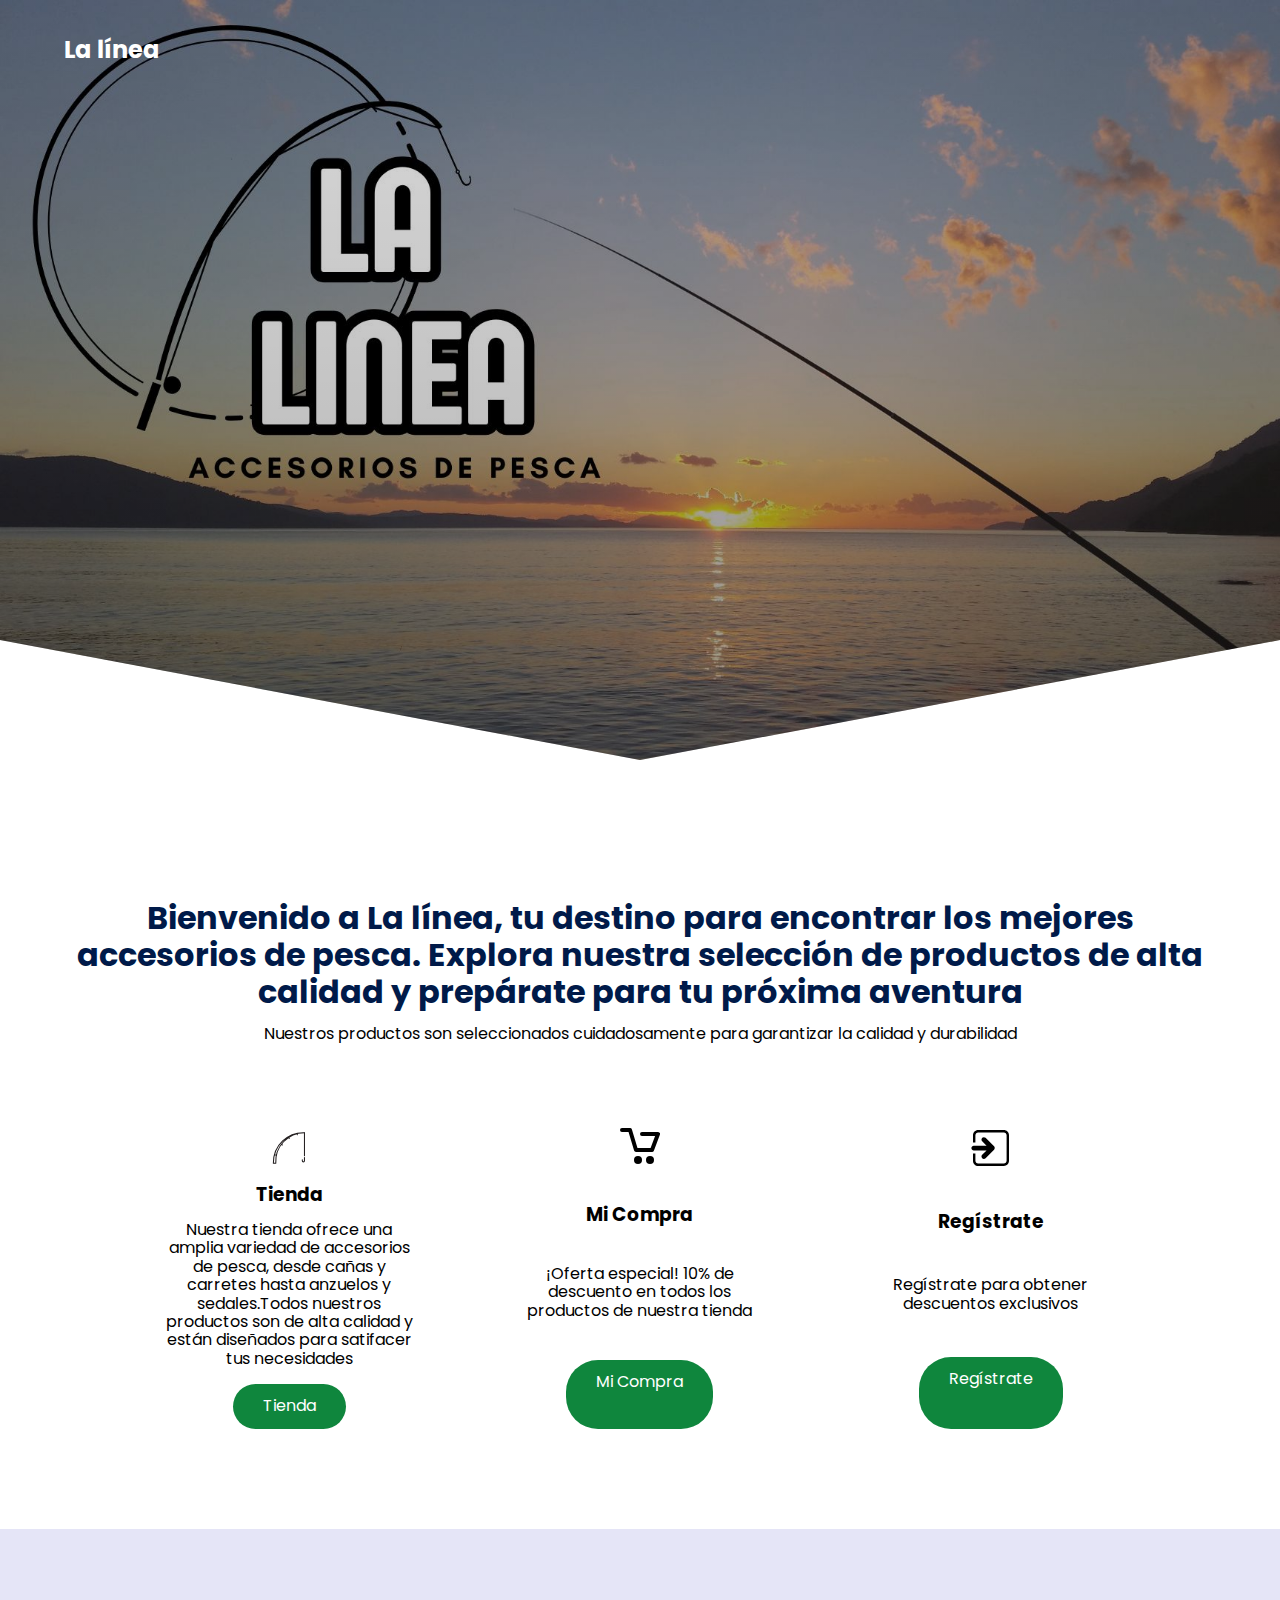
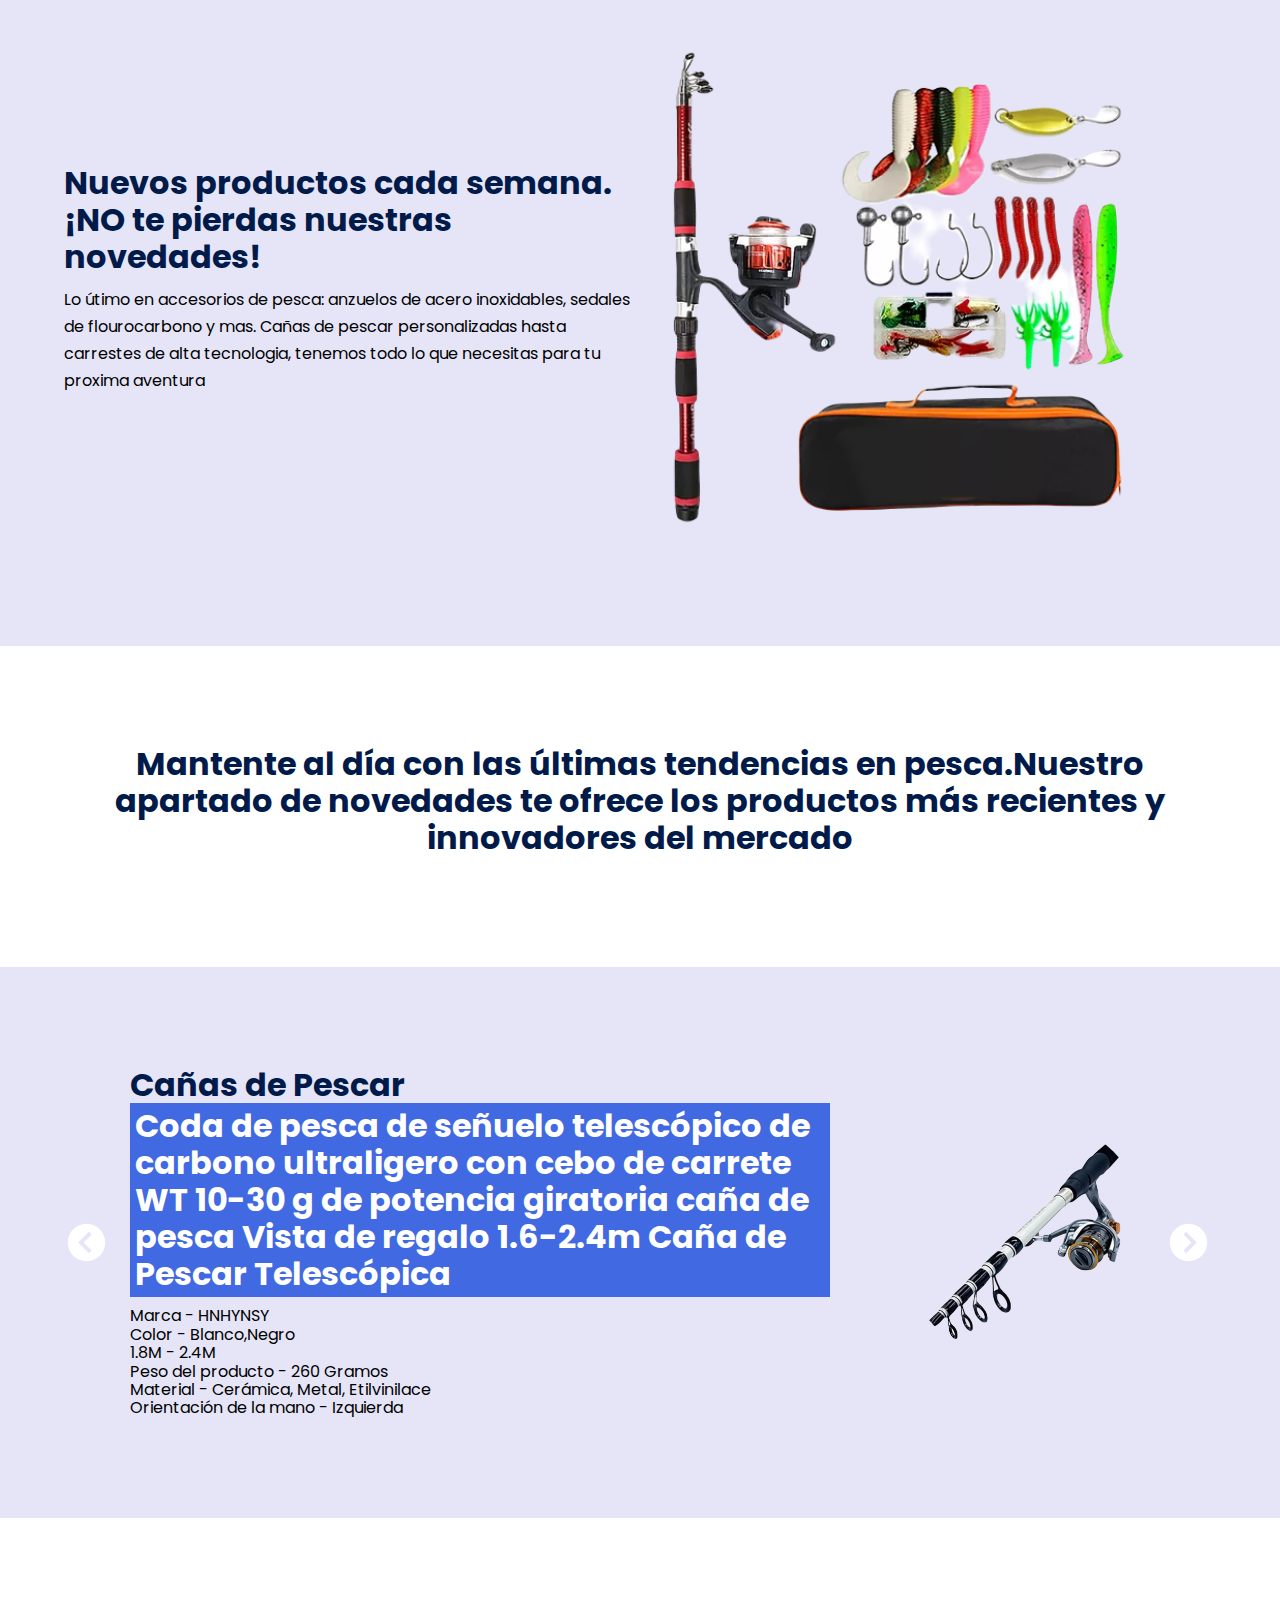
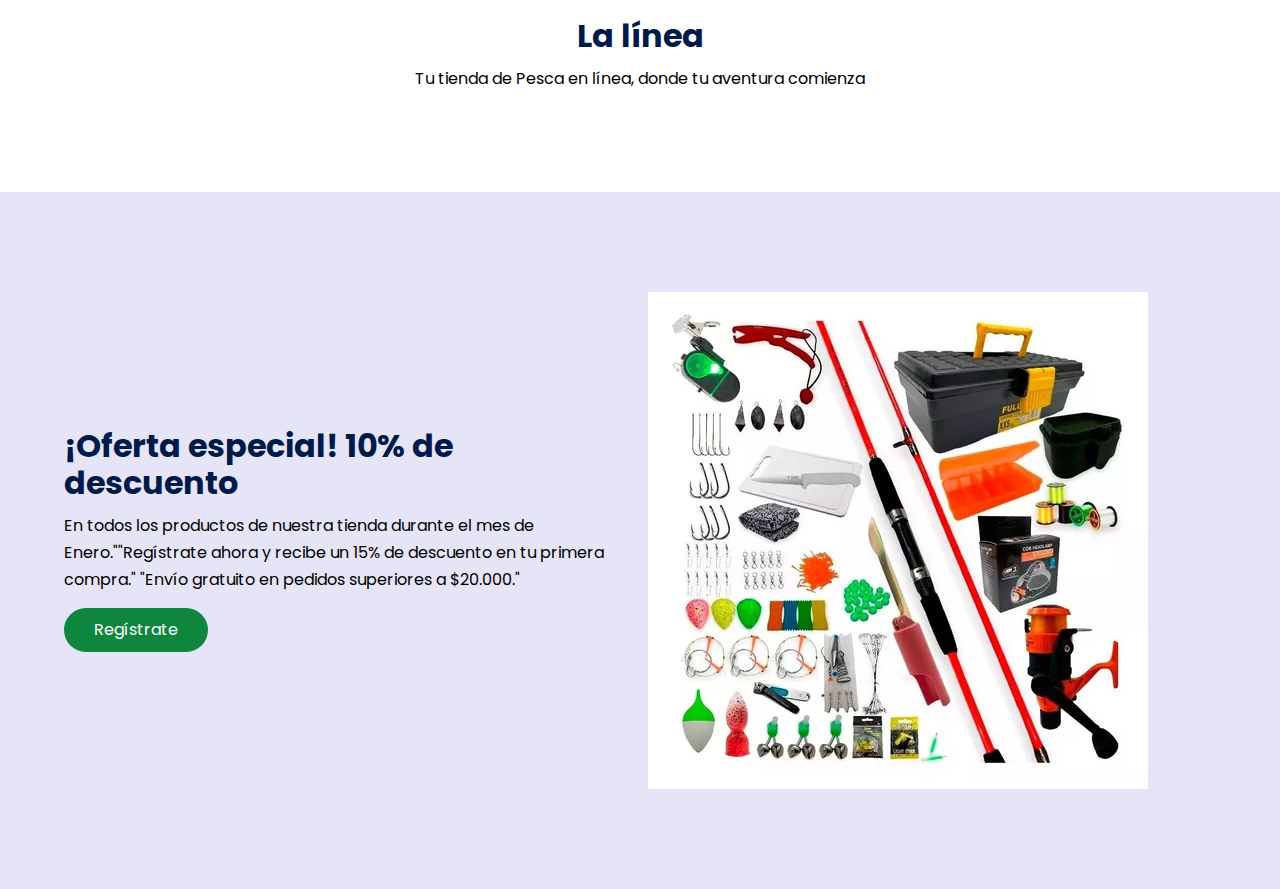
<file: index.html>
<!DOCTYPE html>
<html lang="es">
<head>
    <meta charset="UTF-8">
    <meta http-equiv="X-UA-Compatible" content="IE=edge">
    <meta name="viewport" content="width=device-width, initial-scale=1.0">
    <title>La linea</title>
    <link rel="shortcut icon" href="./images/favicon.png" type="images/x-icon">
    <link rel="stylesheet" href="./css/normalize.css">
    <link rel="stylesheet" href="./css/estilos.css">
    <meta name="theme-color" content="#2091F9">

    <meta name="title" content="FIT LIFE +">
    <meta name="description"
        content="CONQUISTA TU CUERPO Y ADQUIERE UN ESTILO DE VIDA SALUDABLE">


    <meta property="og:type" content="website">
    <meta property="og:url" content="https://tuchiny.github.io">
    <meta property="og:title" content="FIT LIFE +">
    <meta property="og:description"
        content="CONQUISTA TU CUERPO Y ADQUIERE UN ESTILO DE VIDA SALUDABLE.">
    <meta property="og:image" content="https://tuchiny.github.io/images/css.jpg">

    <meta property="twitter:card" content="summary_large_image">
    <meta property="twitter:url" content="https://tuchiny.github.io">
    <meta property="twitter:title" content="ADQUIERE UN ESTILO DE VIDA SALUDABLE">
    <meta property="twitter:description"
        content="CONQUISTA TU CUERPO Y ADQUIERE UN ESTILO DE VIDA SALUDABLE.">
    <meta property="twitter:image" content="https://tuchiny.github.io/images/css.jpg">
</head>
<body>

    <header class="hero">
        <nav class="nav container">
            <div class="nav_logo">
                <h2 class="nav__title">La línea</h2>
        </nav>

        <section class="hero__container container">
            
           
        </section>
    </header>

    <main>

        <section class="container about">
            <h2 class="subtitle">Bienvenido a La línea, tu destino para encontrar los mejores accesorios de pesca. Explora nuestra selección de productos de alta calidad y prepárate para tu próxima aventura</h2>
            <p class="about__paragraph">Nuestros productos son seleccionados cuidadosamente para garantizar la calidad y durabilidad</p>

            <div class="about__main">
                

                <article class="about__icons">
                    <img src="./images/icons/fishing_rod_icon_125646.svg" class="about__icon">
                    <h3 class="about__title">Tienda</h3>
                    <p class="about__paragrah">Nuestra tienda ofrece una amplia variedad de accesorios de pesca, desde cañas y carretes hasta anzuelos y sedales.Todos nuestros productos son de alta calidad y están diseñados para satifacer tus necesidades</p>
                    <a href="tienda.html" class="cta">Tienda</a>
                </article>

                <article class="about__icons">
                    <img src="./images/icons/ic-cart_97603.svg" class="about__icon">
                    <h3 class="about__title">Mi Compra</h3>
                    <p class="about__paragrah">¡Oferta especial! 10% de descuento en todos los productos de nuestra tienda</p>
                    <a href="trabjando.html" class="cta">Mi Compra</a>
                </article>

                <article class="about__icons">
                    <img src="./images/icons/join_enter_login_icon_188213.svg" class="about__icon">
                    <h3 class="about__title">Regístrate</h3>
                    <p class="about__paragrah">Regístrate para obtener descuentos exclusivos</p>
                    <a href="calculadora.html" class="cta">Regístrate</a>
                </article>

            </div>
        </section>

        <section class="knowledge">
            <div class="knowledge__container container">
                <div class="knowledege__texts">
                    <h2 class="subtitle">Nuevos productos cada semana.¡NO te pierdas nuestras novedades!</h2>
                    <p class="knowledge__paragraph">Lo útimo en accesorios de pesca: anzuelos de acero inoxidables, sedales de flourocarbono y mas. Cañas de pescar personalizadas hasta carrestes de alta tecnologia, tenemos todo lo que necesitas para tu proxima aventura</p>
                </div>

                <figure class="knowledge__picture">
                    <img src="./images/Imagen_sin_fondo/accesorios2.png" class="knowledge__img">
                </figure>
            </div>
        </section>    

    </main>

        <section class="container about">
            <h2 class="subtitle">Mantente al día con las últimas tendencias en pesca.Nuestro apartado de novedades te ofrece los productos más recientes y innovadores del mercado</h2>
            
        </section>

        <section class="testimony">
            <div class="testimony__container container">
                <img src="./images/leftarrow.svg" class="testimony__arrow" id="before">

                <section class="testimony__body testimony__body--show" data-id="1">
                    <div class="testimony__texts">
                        <h2 class="subtitle">Cañas de Pescar<span class="testimony__course">Coda de pesca de señuelo telescópico de carbono ultraligero con cebo de carrete WT 10-30 g de potencia giratoria caña de pesca Vista de regalo 1.6-2.4m Caña de Pescar Telescópica </span></h2>
                        <p class="testimony__review">Marca - HNHYNSY</p>
                        <p class="testimony__review">Color - Blanco,Negro</p>
                        <p class="testimony__review">1.8M - 2.4M</p>
                        <p class="testimony__review">Peso del producto - 260 Gramos</p>
                        <p class="testimony__review">Material - Cerámica, Metal, Etilvinilace</p>
                        <p class="testimony__review">Orientación de la mano - Izquierda</p>

                        
                </div>

                <figure class="testimony__picture">
                    <img src="./images/Imagen_sin_fondo/caña.png" class="testimony__img">
                </figure>
            </section>

            <section class="testimony__body" data-id="2">
                <div class="testimony__texts">
                    <h2 class="subtitle">Carrete De Pesca<span class="testimony__course">Lews Lite Slp Personalizado 7.51</span></h2>
                    <p class="testimony__review">Características especiales - Anti reversa</p>
                    <p class="testimony__review">Color - Negro/Material - Combinación</p>
                    <p class="testimony__review">Nombre del modelo - Custom Lite</p>
                    <p class="testimony__review">Material del mango - acero inoxidable/Material del rodamiento Acero inoxidable</p>
                    <p class="testimony__review">Estilo - Carrete Baitcast de mano derecha/Componentes incluidos - Carrete Baitcast</p>
                    <p class="testimony__review">Arrastre máximo del carrete de pesca - 20 Libras</p>
                </div>

                <figure class="testimony__picture">
                    <img src="./images/Imagen_sin_fondo/reels.png" class="testimony__img">
                </figure>
            </section>

            <section class="testimony__body" data-id="3">
                <div class="testimony__texts">
                    <h2 class="subtitle">Caja Kit Armado<span class="testimony__course">Profesional Pesca Variada + 80 Accesorios</span></h2>
                    <p class="testimony__review">• 20 - Anzuelos diferentes medidas • 30 - Rotores plasticos</p>
                    <p class="testimony__review">• 5 - Mosquetones • 5 - Esmerillones</p>
                    <p class="testimony__review">• 5 - Mosqueton con esmerillon • 5 - Lineas Variada</p>
                    <p class="testimony__review">• 100 - Metros Nylon Nitanyl 0.40 • 2 - Tablitas Tergopol </p>
                    <p class="testimony__review">• 6 - Plomadas Peso medio • 2 - Hilo para nudo corredizo</p>
                    <p class="testimony__review">• 3 - Metros Spaghetti • 1 - Bolsa de perlas ( 50/60 perlas aprox ) </p>
                </div>

                <figure class="testimony__picture">
                    <img src="./images/Imagen_con_fondo/kit_Anzuelos.jpg" class="testimony__img">
                </figure>
            </section>

            <section class="testimony__body" data-id="4">
                <div class="testimony__texts">
                    <h2 class="subtitle">Kit De 5 Señuelos<span class="testimony__course">Surtidos Pesca Tarariras Dorado Calidad $26.857 en 6 cuotas de $6.064,76 El precio por unidad es $5.371,40</span></h2>
                    <p class="testimony__review">Marca - Albatros</p>
                    <p class="testimony__review">Modelo - SEN 4</p>
                    <p class="testimony__review">Cantidad de ganchos - 10</p>
                    <p class="testimony__review">Largo - 12 cm/Unidades por pack - 5</p>
                    <p class="testimony__review">Tipos de captura - Tarariras - Dorados</p>
                    <p class="testimony__review">Es articulado - No</p>
                </div>

                <figure class="testimony__picture">
                    <img src="./images/Imagen_sin_fondo/Señuelos.png" class="testimony__img">
                </figure>
            </section>


                <img src="./images/rightarrow.svg" class="testimony__arrow" id="next">
            </div>

            <script src="./js/slider.js"></script>


        </section>

        <section class="container about">
            <h2 class="subtitle">La línea</h2>
            <p class="about__paragraph">Tu tienda de Pesca en línea, donde tu aventura comienza</p>
        </section>


        <section class="knowledge">
            <div class="knowledge__container container">
                <div class="knowledege__texts">
                    <h2 class="subtitle">¡Oferta especial! 10% de descuento</h2>
                    <p class="knowledge__paragraph">En todos los productos de nuestra tienda durante el mes de Enero.""Regístrate ahora y recibe un 15% de descuento en tu primera compra."
                        "Envío gratuito en pedidos superiores a $20.000."</p>
                    <a href="calculadora.html" class="cta">Regístrate</a>
                </div>

                <figure class="knowledge__picture">
                    <img src="./images/Imagen_con_fondo/accesorios.webp" class="knowledge__img">
                </figure>
            </div>
        </section> 

</body>
</html>
</file>
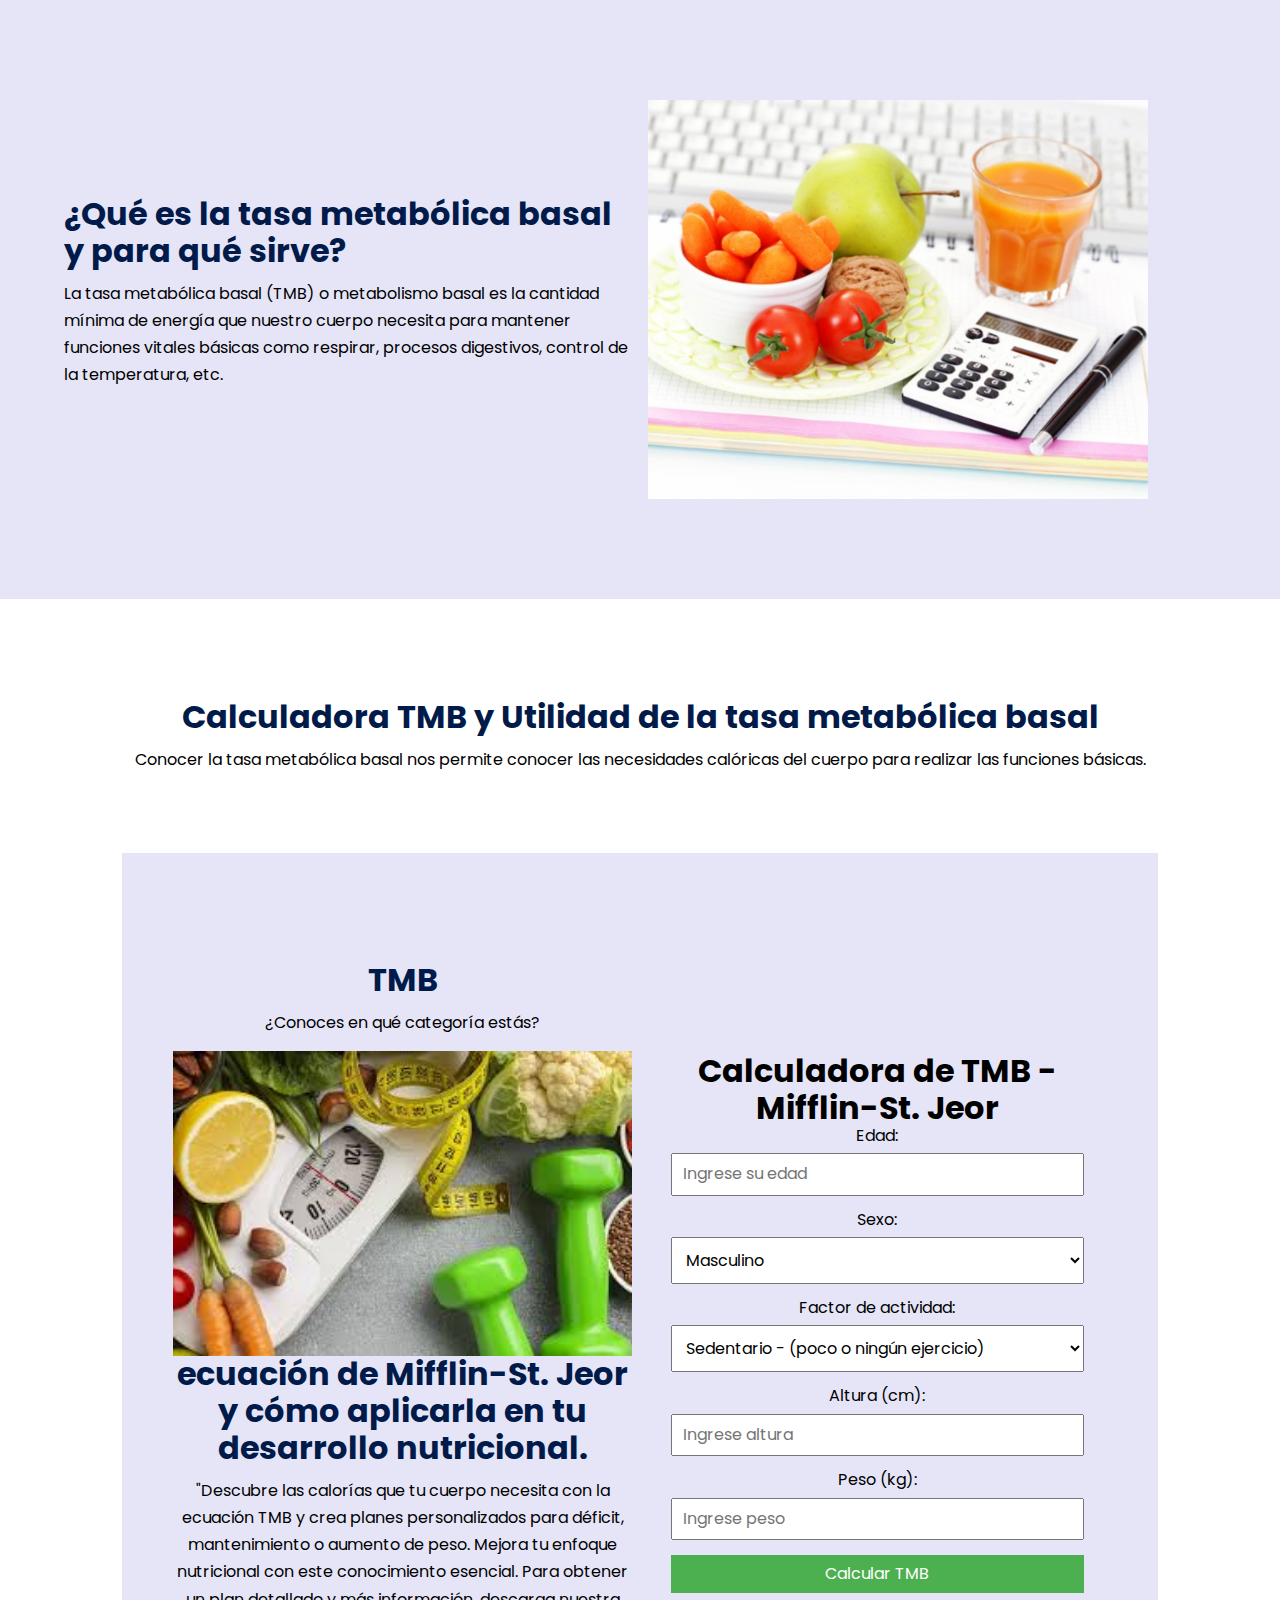
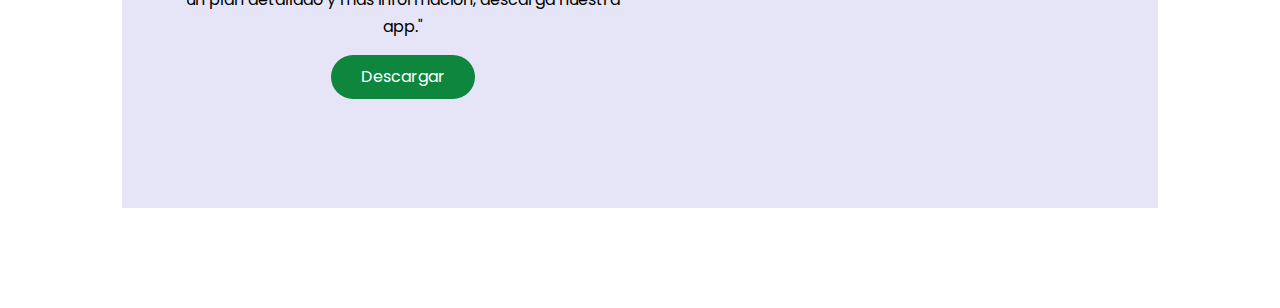
<file: alimentación.html>
<!DOCTYPE html>
<html lang="en">
<head>
    <meta charset="UTF-8">
    <meta http-equiv="X-UA-Compatible" content="IE=edge">
    <meta name="viewport" content="width=device-width, initial-scale=1.0">
    <title>Fit_life + Alimentación</title>
    <link rel="shortcut icon" href="./images/favicon.png" type="images/x-icon">
    <link rel="stylesheet" href="./css/normalize.css">
    <link rel="stylesheet" href="./css/estilos.css">
</head>
<body>
    <section class="knowledge">
        <div class="knowledge__container container">
            <div class="knowledege__texts">
                <h2 class="subtitle">¿Qué es la tasa metabólica basal y para qué sirve?</h2>
                <p class="knowledge__paragraph">La tasa metabólica basal (TMB) o metabolismo basal es la cantidad mínima de energía que nuestro cuerpo necesita para mantener funciones vitales básicas como respirar, procesos digestivos, control de la temperatura, etc.</p>
            </div>

            <figure class="knowledge__picture">
                <img src="./images/calorias1.jpg" class="knowledge__img">
            </figure>
        </section>
        
    <main>

        <section class="container about">
            <h2 class="subtitle">Calculadora TMB y Utilidad de la tasa metabólica basal</h2>
            <p class="about__paragraph">Conocer la tasa metabólica basal nos permite conocer las necesidades calóricas del cuerpo para realizar las funciones básicas.</p>

            <div class="about__main">

        <section class="knowledge">
            <div class="knowledge__container container">
                <div class="knowledge__texts">
                    <h2 class="subtitle">TMB</h2>
                    <p class="knowledge__paragraph">¿Conoces en qué categoría estás?</p>
                        <figure class="knowledge__picture">
                            <img src="./images/TMB.jpg" class="knowledge__img">
                        </figure>
                        <h2 class="subtitle">ecuación de Mifflin-St. Jeor y cómo aplicarla en tu desarrollo nutricional.</h2>
                        <p class="knowledge__paragraph">"Descubre las calorías que tu cuerpo necesita con la ecuación TMB y crea planes personalizados para déficit, mantenimiento o aumento de peso. Mejora tu enfoque nutricional con este conocimiento esencial. Para obtener un plan detallado y más información, descarga nuestra app."</p>
                    <a href="./trabjando.html" class="cta">Descargar</a>
                </div>

                <div class="container">

                    <h1>Calculadora de TMB - Mifflin-St. Jeor</h1>    
                
                    <div>
                        <label for="edad">Edad:</label>
                        <input type="number" id="edad" placeholder="Ingrese su edad">
                    </div>
                    <div>
                        <label for="sexo">Sexo:</label>
                        <select id="sexo">
                            <option value="masculino">Masculino</option>
                            <option value="femenino">Femenino</option>
                        </select>
                    </div>
                    <div>
                        <label for="actividad">Factor de actividad:</label>
                        <select id="actividad">
                            <option value="Sed__activo">Sedentario - (poco o ningún ejercicio)</option>
                            <option value="Lig_activo">Ligeramente activo - (ejercicio físico de 1 a 3 días por semana)</option>
                            <option value="Mod_activo">Moderadamente activo - (ejercicio físico de 3 a 5 días por semana)</option>
                            <option value="Muy_activo">Muy activo - (ejercicio físico de 6 a 7 días a la semana)</option>
                            <option value="Ext_activo">Extremadamente activo - (ejercicio físico 2 veces al día)</option>
                        </select>
                    </div>
                    <div>
                        <label for="altura">Altura (cm):</label>
                        <input type="number" id="altura" placeholder="Ingrese altura">
                    </div>
                    <div>
                        <label for="peso">Peso (kg):</label>
                        <input type="number" id="peso" placeholder="Ingrese peso">
                    </div>
                    <button onclick="calcularTMB()">Calcular TMB</button>
                    <div id="resultado4"></div>
                  
                </div>
                <script src="./js/script_TMB.js"></script>

                

                

                
            </div>
            
            
 
        </div>

        
        </section>
            
            
            
    
    </main>
    
</body>
</html>
</file>
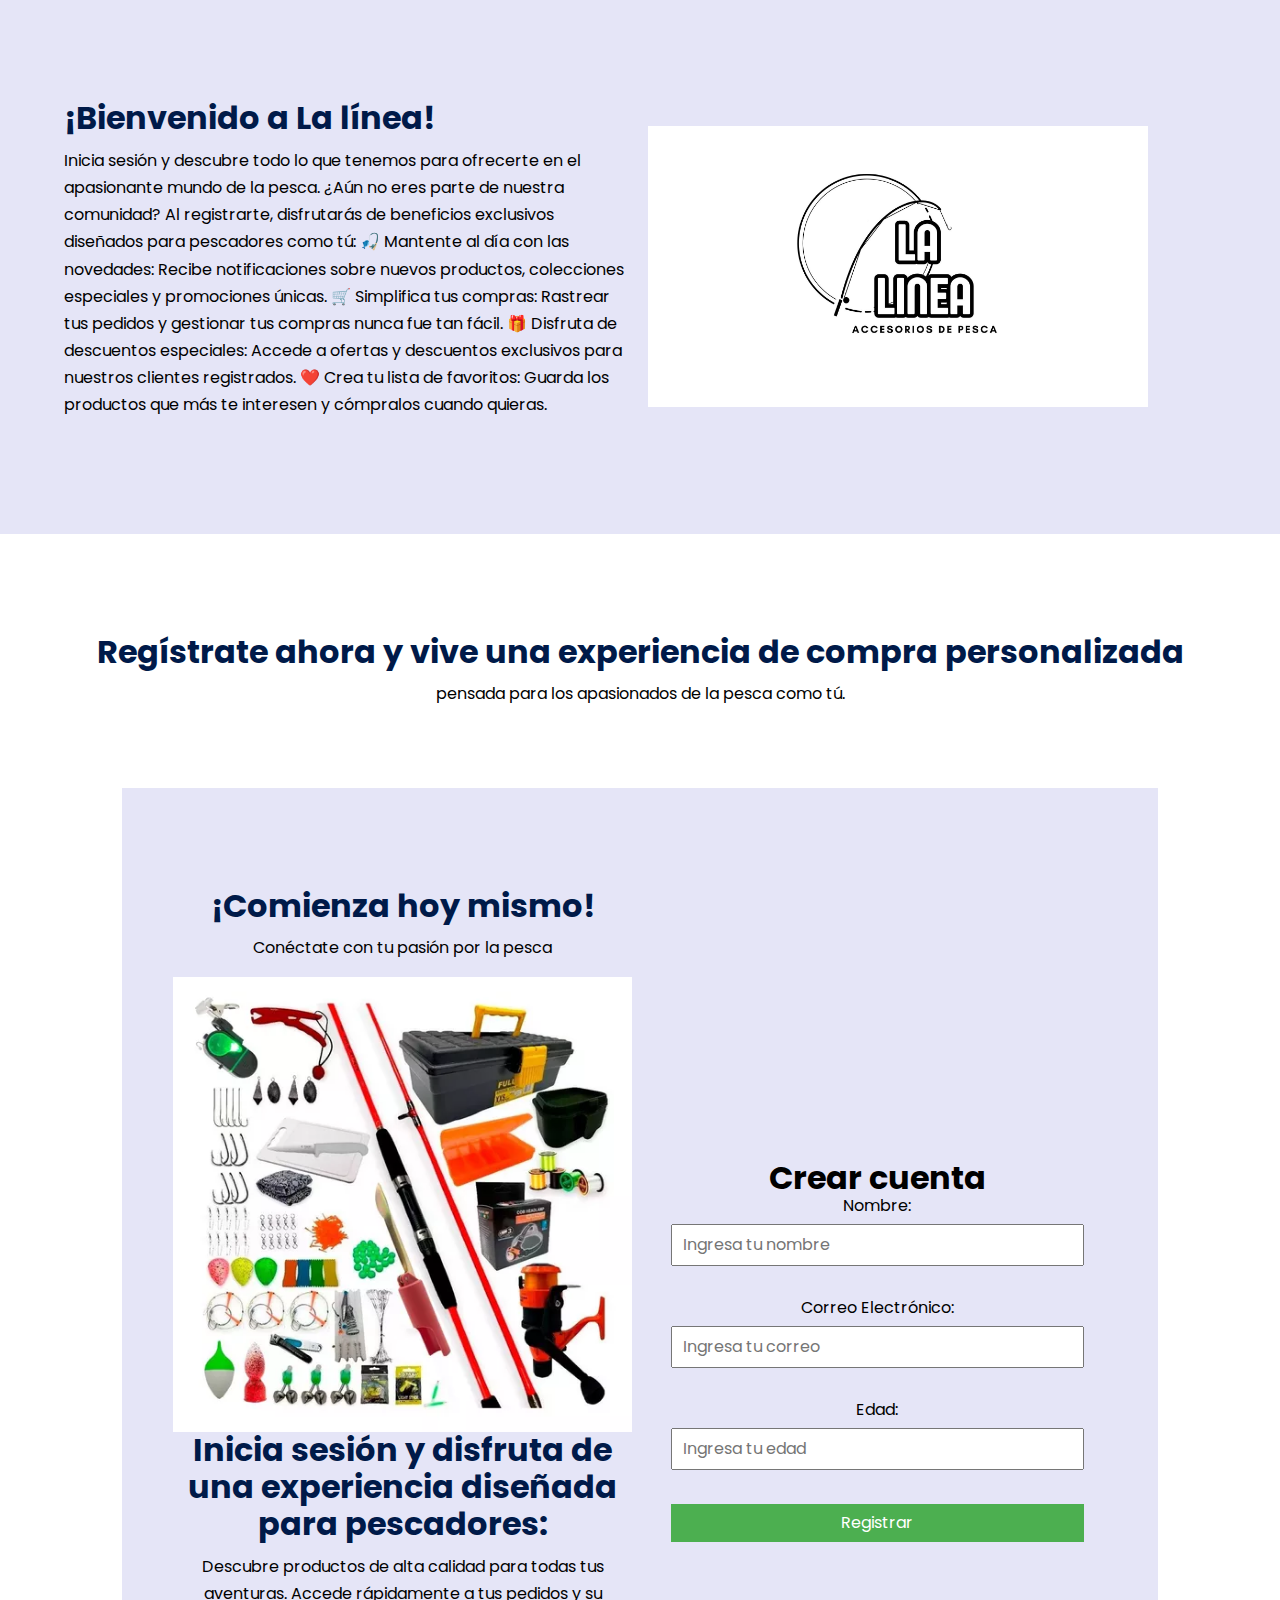
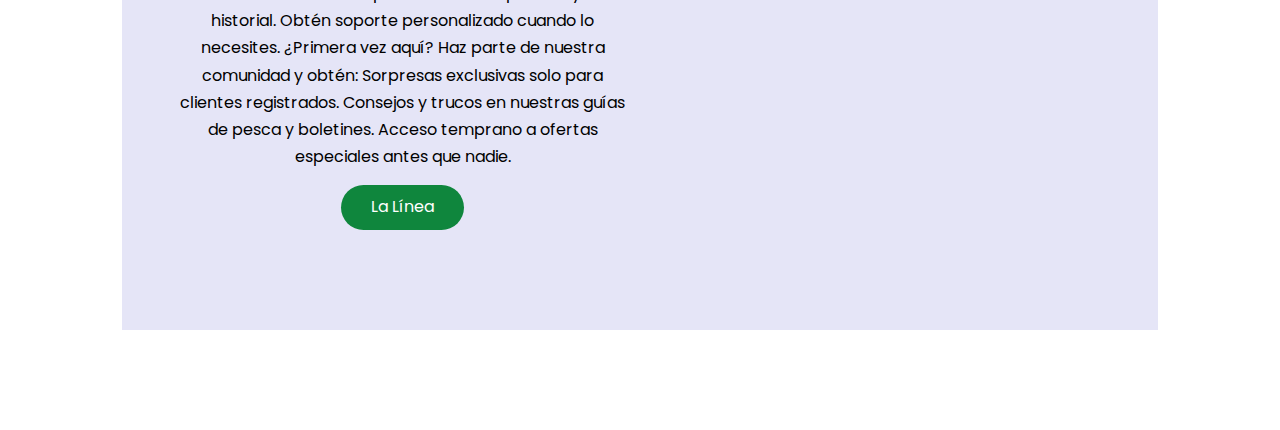
<file: calculadora.html>
<!DOCTYPE html>
<html lang="en">
<head>
    <meta charset="UTF-8">
    <meta http-equiv="X-UA-Compatible" content="IE=edge">
    <meta name="viewport" content="width=device-width, initial-scale=1.0">
    <title>Regístro</title>
    <link rel="shortcut icon" href="./images/favicon.png" type="images/x-icon">
    <link rel="stylesheet" href="./css/normalize.css">
    <link rel="stylesheet" href="./css/estilos.css">
</head>
<body>
    <section class="knowledge">
        <div class="knowledge__container container">
            <div class="knowledege__texts">
                <h2 class="subtitle">¡Bienvenido a La línea!</h2>
                <p class="knowledge__paragraph">Inicia sesión y descubre todo lo que tenemos para ofrecerte en el apasionante mundo de la pesca.
                    ¿Aún no eres parte de nuestra comunidad?
                    
                    Al registrarte, disfrutarás de beneficios exclusivos diseñados para pescadores como tú:
                    🎣 Mantente al día con las novedades: Recibe notificaciones sobre nuevos productos, colecciones especiales y promociones únicas.
                    🛒 Simplifica tus compras: Rastrear tus pedidos y gestionar tus compras nunca fue tan fácil.
                    🎁 Disfruta de descuentos especiales: Accede a ofertas y descuentos exclusivos para nuestros clientes registrados.
                    ❤️ Crea tu lista de favoritos: Guarda los productos que más te interesen y cómpralos cuando quieras.</p>
            </div>

            <figure class="knowledge__picture">
                <img src="./images/Imagen_con_fondo/2.jpg" class="knowledge__img">
            </figure>
        </section>
        
    <main>

        <section class="container about">
            <h2 class="subtitle">Regístrate ahora y vive una experiencia de compra personalizada</h2>
            <p class="about__paragraph">pensada para los apasionados de la pesca como tú.</p>

            <div class="about__main">
        
        

        <section class="knowledge">
            <div class="knowledge__container container">
                <div class="knowledge__texts">
                    <h2 class="subtitle">¡Comienza hoy mismo!</h2>
                    <p class="knowledge__paragraph">Conéctate con tu pasión por la pesca</p>
                        <figure class="knowledge__picture">
                            <img src="./images/Imagen_con_fondo/accesorios.webp" class="knowledge__img">
                        </figure>
                        <h2 class="subtitle">Inicia sesión y disfruta de una experiencia diseñada para pescadores:</h2>
                        <p class="knowledge__paragraph"> Descubre productos de alta calidad para todas tus aventuras.
                            Accede rápidamente a tus pedidos y su historial.
                            Obtén soporte personalizado cuando lo necesites.
                        
                        ¿Primera vez aquí?
                        
                        Haz parte de nuestra comunidad y obtén:
                        
                            Sorpresas exclusivas solo para clientes registrados.
                            Consejos y trucos en nuestras guías de pesca y boletines.
                            Acceso temprano a ofertas especiales antes que nadie.</p>
                    <a href="./index.html" class="cta">La Línea</a>
                </div>
                <div class="container">

                    <body>
                        <h1>Crear cuenta</h1>
                        <label for="nombre">Nombre:</label>
                        <input type="text" id="nombre" placeholder="Ingresa tu nombre"><br><br>
                    
                        <label for="correo">Correo Electrónico:</label>
                        <input type="email" id="correo" placeholder="Ingresa tu correo"><br><br>
                    
                        <label for="edad">Edad:</label>
                        <input type="number" id="edad" placeholder="Ingresa tu edad"><br><br>
                    
                        <button onclick="registrarUsuario()">Registrar</button>
                        
                        <script src="./js/script.js"></script>
                    </body>

        

                   
                   
                    <div id="resultado"></div>
                    <div id="resultado2"></div>
                  
                </div>
                <script src="./js/script.js"></script>

            
            </div>
            
            
 
        </div>

        
        </section>
            
            
            
    
    </main>
    
</body>
</html>
</file>
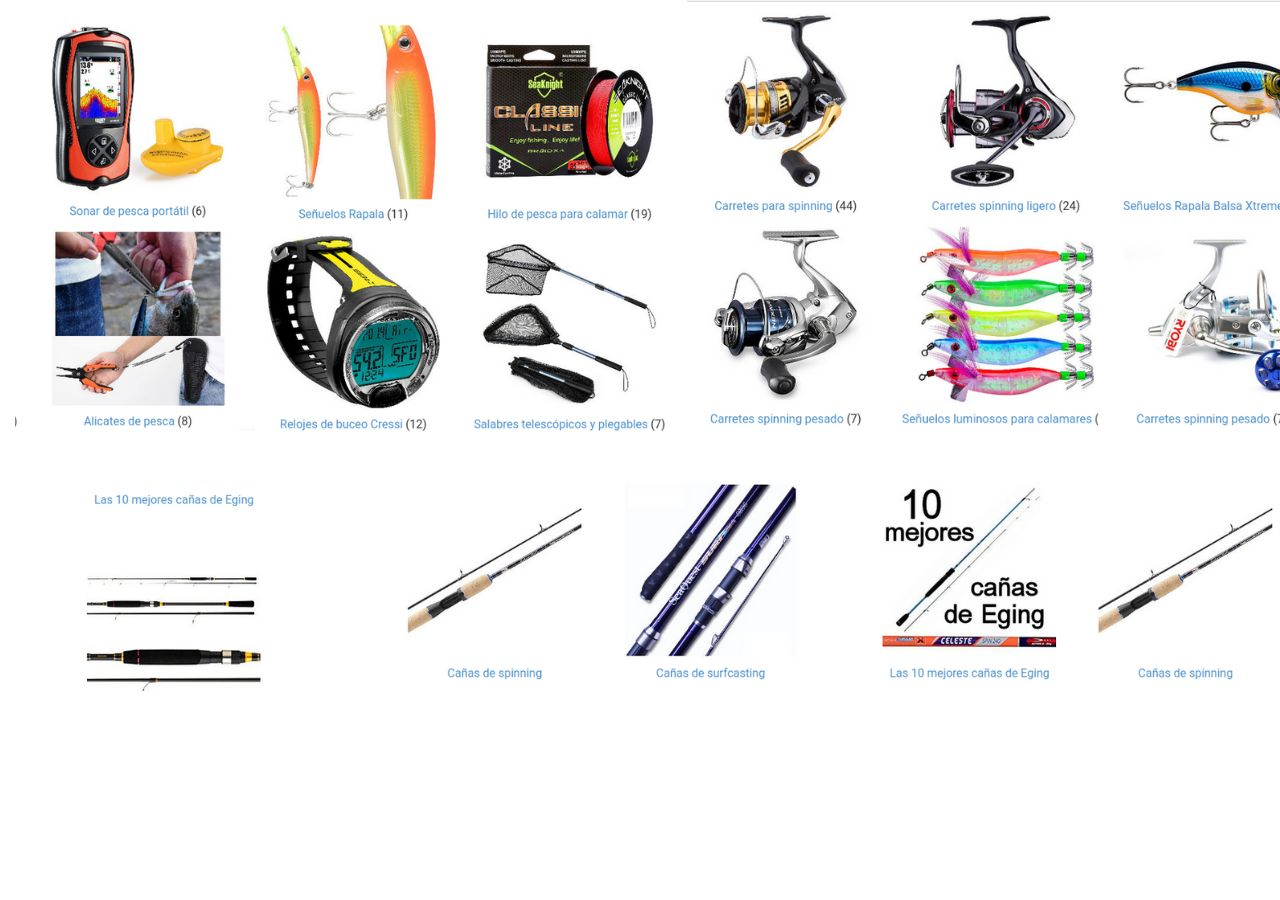
<file: tienda.html>
<!DOCTYPE html>
<html lang="en">
<head>
    <meta charset="UTF-8">
    <meta http-equiv="X-UA-Compatible" content="IE=edge">
    <meta name="viewport" content="width=device-width, initial-scale=1.0">
    <title>La Línea - tienda </title>
    <link rel="shortcut icon" href="./images/favicon.png" type="images/x-icon">
    <link rel="stylesheet" href="./css/normalize.css">
    <link rel="stylesheet" href="./css/estilos.css">
</head>
<body>
    
    <center><img src="./images/Imagen_con_fondo/Diseño sin título.jpg" alt=""></center>
   

</body>
</html>
</file>
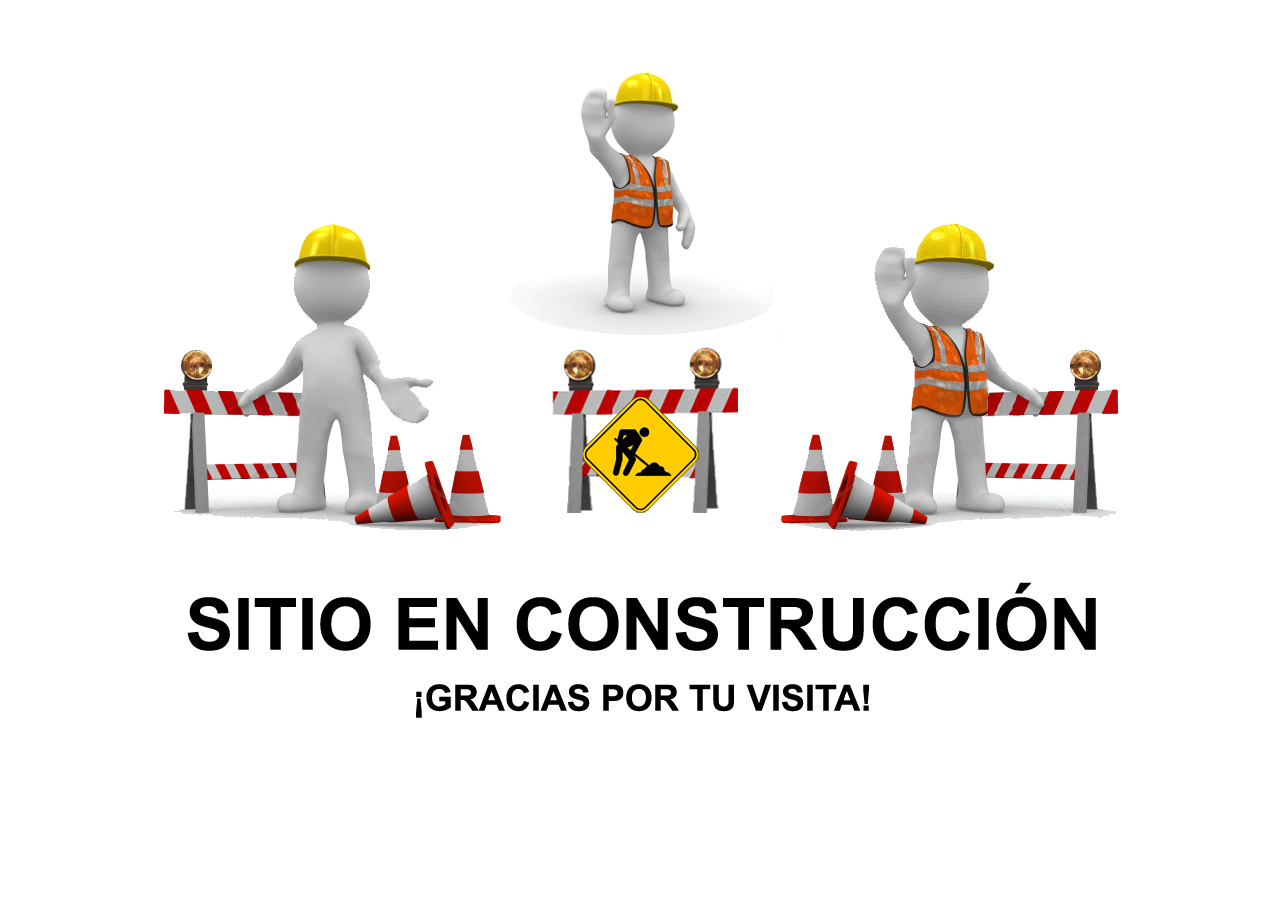
<file: trabjando.html>
<!DOCTYPE html>
<html lang="en">
<head>
    <meta charset="UTF-8">
    <meta http-equiv="X-UA-Compatible" content="IE=edge">
    <meta name="viewport" content="width=device-width, initial-scale=1.0">
    <title>La Línea </title>
    <link rel="shortcut icon" href="./images/favicon.png" type="images/x-icon">
    <link rel="stylesheet" href="./css/normalize.css">
    <link rel="stylesheet" href="./css/estilos.css">
</head>
<body>
    
    <center><img src="./images/Contruccion.png" alt=""></center>
   

</body>
</html>
</file>
<file: css/estilos.css>
@import url('https://fonts.googleapis.com/css2?family=Poppins:wght@300;400;600;700&display=swap');

:root {
    --padding-container: 100px 0;
    --color-title: #001A49;
}

body {
    font-family: 'Poppins', sans-serif;
}

.container {
    width: 90%;
    max-width: 1200px;
    margin: 0 auto;
    overflow: hidden;
    padding: var(--padding-container);
}

.hero {
    width: 100%;
    height: 100vh;
    min-height: 600px;
    max-height: 800px;
    position: relative;
    display: grid;
    grid-template-rows: 100px 1fr;
    color: #fff;
}

.hero::before {
    content: "";
    position: absolute;
    top: 0;
    left: 0;
    width: 100%;
    height: 100%;
    background-image: linear-gradient(180deg, #00000025 0%, #00000052 100%), url('../images/Principal.jpg');
    background-size: cover;
    clip-path: polygon(0 0, 100% 0, 100% 80%, 50% 95%, 0 80%);
    z-index: -1;
}


/* Nav */

.nav {
    --padding-container: 0;
    height: 100%;
    display: flex;
    align-items: center;
}

.hero__container {
    max-width: 800px;
    --padding-container: 0;
    display: grid;
    grid-auto-rows: max-content;
    align-content: center;
    gap: 1em;
    padding-bottom: 100px;
    text-align: center;
}

.hero__title {
    font-size: 3rem;
}

.hero__paragraph {
    margin-bottom: 20px;
}

.cta {
    display: inline-block;
    background-color: #0f863d;
    justify-self: center;
    color: #fff;
    text-decoration: none;
    padding: 13px 30px;
    border-radius: 32px;
}

/* about */
.about {
    text-align: center;
}
.subtitle {
    color: var(--color-title);
    font-size: 2rem;
    margin-bottom: 25px;
}


.about__paragraph {
    line-height: 1.7;
}

.about__main {
    padding-top: 80px;
    display: grid;
    width: 90%;
    margin: 0 auto;
    gap: 1em;
    overflow: hidden;
    grid-template-columns: repeat(auto-fit, minmax(260px, auto));
}


.about__icons {
    display: grid;
    gap: 1em;
    justify-items: center;
    width: 260px;
    overflow: hidden;
    margin: 0 auto;
}

.about__icon {
    width: 40px;
}




/* knowledge */
.knowledge {
    background-color: #e5e5f7;
    background-image: radial-gradient(#444cf7 0.5px, transparent 0.5px), radial-gradient(#444cf7 0.5px, #e5e5f7 0.5px);
    background-size: 20px 20px;
    background-position: 0 0, 10px 10px;
    overflow: hidden;
}

.knowledge__container{
    display: grid;
    grid-template-columns: 1fr 1fr;
    gap: 1em;
    align-items: center;
}

.knowledge__picture{
    max-width: 500px;
}

.knowledge__paragraph{
    line-height: 1.7;
    margin-bottom: 15px;
}

.knowledge__img{
    width: 100%;
    display: block;
}

/* Final de la Pág Princial */

/* Comienzo de Pág Calculadora */

.Indice {
    text-align: center;
}
.subtitle {
    color: var(--color-title);
    font-size: 2rem;
    margin-bottom: 10px;
}


.Indice__paragraph {
    line-height: 1.7;
}

.Indice__main {
    padding-top: 80px;
    display: grid;
    width: 90%;
    margin: 0 auto;
    gap: 1em;
    overflow: hidden;
    grid-template-columns: repeat(auto-fit, minmax(260px, auto));
}


.Indice__icons {
    display: grid;
    gap: 1em;
    justify-items: center;
    width: 260px;
    overflow: hidden;
    margin: 0 auto;
}

.Indice__icon {
    width: 40px;
}




/* Calculadora */
.calculadora {
    max-width: 400px;
    margin: 50px auto;
    background-color: #fff;
    padding: 20px;
    box-shadow: 0 0 10px rgba(0, 0, 0, 0.1);
}

label {
    display: block;
    margin-bottom: 8px;
}

input,
select,
button {
    width: 100%;
    padding: 10px;
    margin-bottom: 15px;
}

button {
    background-color: #4caf50;
    color: #fff;
    border: none;
    padding: 10px 20px;
    cursor: pointer;
}

button:hover {
    background-color: #45a049;
}

/* Testimony */

.testimony{
    background-color: #e5e5f7;
}

.testimony__container{
    display: grid;
    grid-template-columns: 50px 1fr 50px;
    gap: 1em;
    align-items: center;
}

.testimony__body{
    display: grid;
    grid-template-columns: 1fr max-content;
    justify-content: space-between;
    align-items: center;
    gap: 2em;
    grid-column: 2/3;
    grid-row: 1/2;
    opacity: 0;
    pointer-events: none;
}


.testimony__body--show{
    pointer-events: unset;
    opacity: 1;
    transition: opacity 1.5s ease-in-out;
}

.testimony__img{
    width: 250px;
    height: 250px;
    border-radius: 50%;
    object-fit: cover;
    object-position: 50% 30%;
}

.testimony__texts{
    max-width: 700px;
}

.testimony__course{
    background-color: royalblue;
    color: #fff;
    display: inline-block;
    padding: 5px;
}

.testimony__arrow{
    width: 90%;
    cursor: pointer;
}

/* comienza el arreglo @ */

@media (max-width:800px){
    .nav__menu{
        display: block;
    }

    .nav__link--menu{
        position: fixed;
        background-color: #000;
        top: 0;
        left: 0;
        height: 100%;
        width: 100%;
        display: flex;
        flex-direction: column;
        justify-content: space-evenly;
        align-items: center;
        z-index: 100;
        opacity: 0;
        pointer-events: none;
        transition: .7s opacity;
    }

    .nav__link--show{
        --show: block;
        opacity:1 ;
        pointer-events: unset;
    }

    .nav__close{
        position: absolute;
        top: 30px;
        right: 30px;
        width: 30px;
        cursor: pointer;
    }

    .hero__title{
        font-size: 2.5rem;
    }


    .about__main{
        gap: 2em;
    }

    .about__icons:last-of-type{
        grid-column: 1/-1;
    }


    .knowledge__container{
        grid-template-columns: 1fr;
        grid-template-rows: max-content 1fr;
        gap: 3em;
        text-align: center;
    }

    .knowledge__picture{
        grid-row: 1/2;
        justify-self: center;
    }

    .testimony__container{
        grid-template-columns: 30px 1fr 30px;
    }

    .testimony__body{
        grid-template-columns: 1fr;
        grid-template-rows: max-content max-content;
        gap: 3em;
        justify-items:center ;
    }


    .testimony__img{
        width: 200px;
        height: 200px;
        
    }

    .questions__copy{
        width: 100%;
    }

    .footer__container{
        flex-wrap: wrap;
    }

    .nav--footer{
        width: 100%;
        justify-items: center;
    }

    .nav__link--footer{
        width: 100%;
        justify-content: space-evenly;
        margin: 0;
    }

    .footer__form{
        width: 100%;
        justify-content: space-evenly;
    }

    .footer__input{
        flex: 1;
    }

}

@media (max-width:600px){
    .hero__title{
        font-size: 2rem;
    }

    .hero__paragraph{
        font-size: 1rem;
    }

    .subtitle{
        font-size: 1.8rem;
    }

    .price__element{
        width: 90%;
    }

    .price__element--best{
        width: 90%;
        /* padding: 40px; */
    }

    .price__price{
        font-size: 2rem;
    }

    .testimony{
        --padding-container: 60px 0;
    }

    .testimony__container{
        grid-template-columns: 28px 1fr 28px;
        gap: .9em;
    }

    .testimony__arrow{
        width: 100%;
    }

    .testimony__course{
        margin-top: 15px;
    }

    .questions__title{
        font-size: 1rem;
    }

    .footer__title{
        justify-self: start;
        margin-bottom: 15px;
    }

    .nav--footer{
        padding-bottom: 60px;
    }

    .nav__link--footer{
        justify-content: space-between;
    }

    .footer__inputs{
        flex-wrap: wrap;
    }

    .footer__input{
        flex-basis: 100%;
        margin: 0;
        margin-bottom: 16px;
    }

    .footer__submit{
        margin-right: auto;
        margin-left: 0;
        

        /* 
        margin:0;
        width: 100%;
        */
    }
}
</file>
